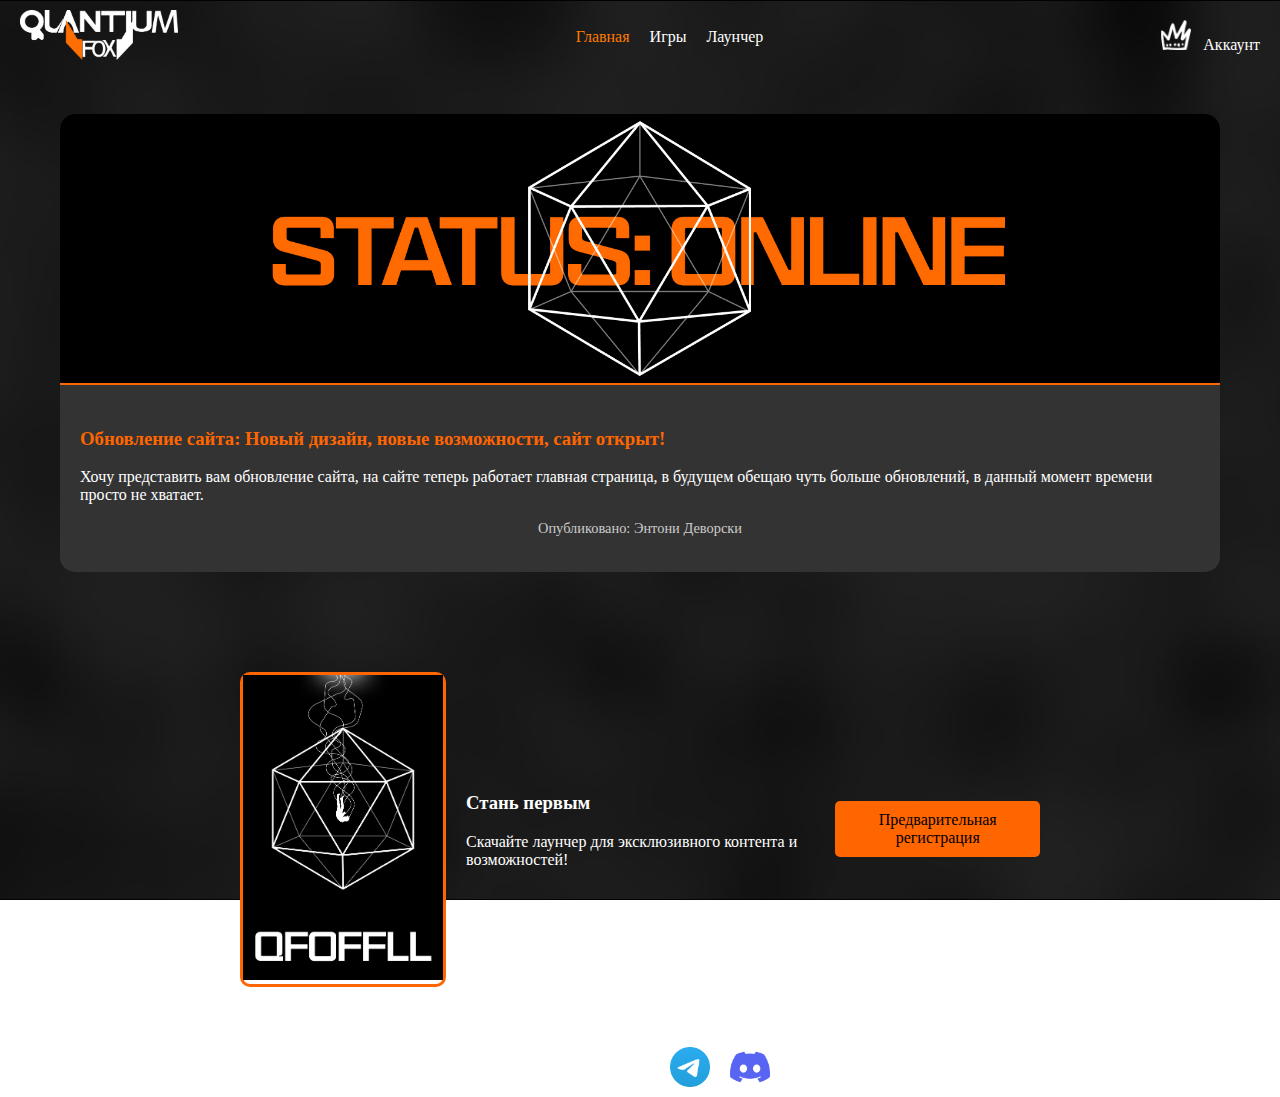
<file: index.html>
<!DOCTYPE html>
<html lang="en">
<head>
    <meta charset="UTF-8">
    <meta name="viewport" content="width=device-width, initial-scale=1.0">
    <title>Главная</title>
    <link rel="icon" href="image/icon/corona-ebat.png"/>
    <link rel="stylesheet" href="cssfolder/main.css">
	 <link rel="stylesheet" href="cssfolder/index.css">
	 <script defer src="js/gamburger-mobile.js"></script>
</head>
<body>
    <header>
        <div class="logo">
            <img src="image/logo.png" alt="Quantum Fox">
        </div>
        <nav>
            <ul class="nav-menu">
                <li><a href="index.html" class="active">Главная</a></li>
                <li><a href="games-not.html">Игры</a></li>
                <li><a href="launcher.html">Лаунчер</a></li>
            </ul>
        </nav>
        <nav>
            <div class="account-menu">
                <ul class="nav-menu">
                    <li>
                        <a href="accounts.html">
                            <img src="image/icon/corona-ebat.png" class="account-icon">
                            <span>Аккаунт</span>
                        </a>
                    </li>
                </ul>
            </div>
        </nav>
    </header>
  <main>
    <main>
        <section class="news-section">
            <div class="news-block">
                <div class="image-container">
                    <img src="image/news/status.jpg" alt="Изображение новости">
                </div>
                <div class="text-container">
                    <h3>Обновление сайта: Новый дизайн, новые возможности, сайт открыт!</h3>
                    <div class="news-content">
                        <p>
                            Хочу представить вам обновление сайта, на сайте теперь работает главная страница, в будущем обещаю чуть больше обновлений, в данный момент времени просто не хватает.
                        </p>
                    </div>
                    <p class="author">Опубликовано: Энтони Деворски</p>
                </div>
            </div>
        </section>

        <aside class="launcher-block">
            <div class="launcher-content">
                <div class="launcher-image-container">
                    <img src="image/block/launcher.jpg" alt="Изображение лаунчера" class="launcher-image">
                </div>
                <div class="launcher-text">
                    <h3>Стань первым</h3>
                    <p>Скачайте лаунчер для эксклюзивного контента и возможностей!</p>
                </div>
                <a href="launcher.html" class="download-button">Предварительная регистрация</a>
            </div>
        </aside>

        <!--
        <section class="games-section">
            <h2>Популярная игра</h2>
            <div class="popular-game-block">
                <div class="game-info">
                    <img src="image/block/test.png" alt="Популярная игра" class="popular-game-image">
                    <p>Испытайте невероятные приключения в нашей самой популярной игре!</p>
                    <a href="popular-game-page.html" class="game-link">Узнать больше</a>
                </div>
                <div class="all-games-link">
                    <a href="games.html">Посмотреть все наши игры</a>
                </div>
            </div>
        </section>
        -->
    </main>
</main>
    <footer>
        <div class="social-media-links">
            <p>&copy; 2024 Quantum Fox</p>
            <a href="https://t.me/quantum_fox_community" target="_blank">
                <img src="image/icon/telegram.png" alt="Telegram" class="social-icon">
            </a>
            <a href="https://discord.com" target="_blank">
                <img src="image/icon/discord.png" alt="Discord" class="social-icon">
            </a>
            <!-- Добавьте больше ссылок по мере необходимости -->
        </div>
    </footer>
</body>
</html>
</file>
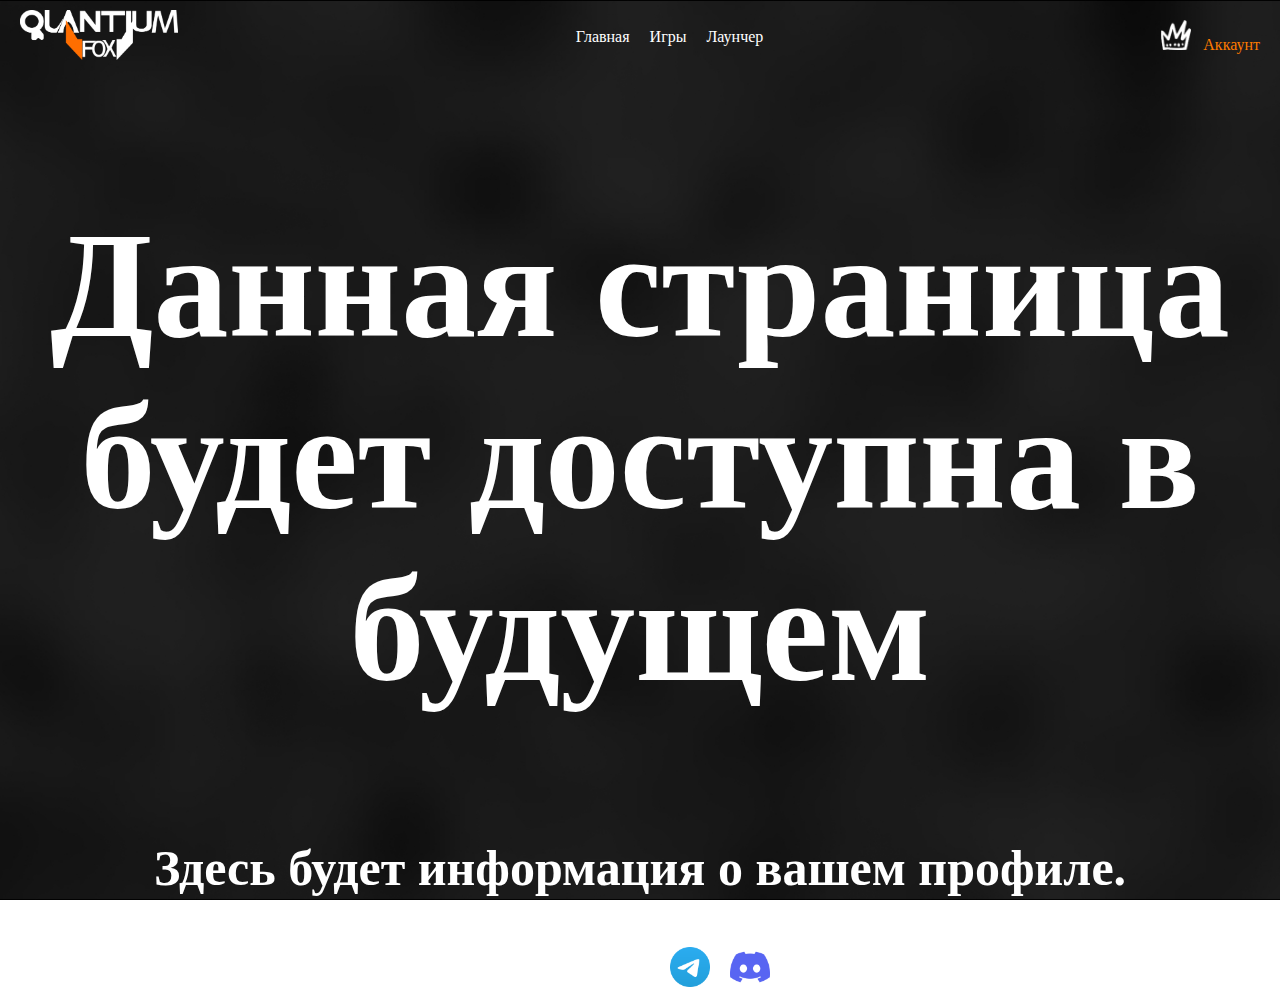
<file: accounts.html>
<!DOCTYPE html>
<html lang="en">
<head>
    <meta charset="UTF-8">
    <meta name="viewport" content="width=device-width, initial-scale=1.0">
    <title>Лаунчер</title>
    <link rel="icon" href="image/icon/gav-gav.png"/>
    <link rel="stylesheet" href="cssfolder/main.css">
	<link rel="stylesheet" href="cssfolder/accounts.css">
</head>
<body>
    <header>
        <div class="logo">
            <img src="image/logo.png" alt="Quantum Fox">
        </div>
        <nav>
            <ul class="nav-menu">
                <li><a href="index.html">Главная</a></li>
                <li><a href="games-not.html">Игры</a></li>
                <li><a href="launcher.html">Лаунчер</a></li>
            </ul>
        </nav>
        <nav>
            <div class="account-menu">
                <ul class="nav-menu">
                    <li>
                        <a href="accounts.html" class="active">
                            <img src="image/icon/corona-ebat.png" class="account-icon">
                            <span>Аккаунт</span>
                        </a>
                    </li>
                </ul>
            </div>
        </nav>
    </header>
  <main>
    <h2>Данная страница будет доступна в будущем</h2>
    <h3>Здесь будет информация о вашем профиле.</h3>
</main>
<footer>
  <div class="social-media-links">
    <p>&copy; 2024 Quantum Fox</p>
    <a href="https://t.me/quantum_fox_community" target="_blank">
        <img src="image/icon/telegram.png" alt="Telegram" class="social-icon">
    </a>
    <a href="https://discord.com" target="_blank">
        <img src="image/icon/discord.png" alt="Discord" class="social-icon">
    </a>
  </div>
</footer>
</body>
</html>
</file>
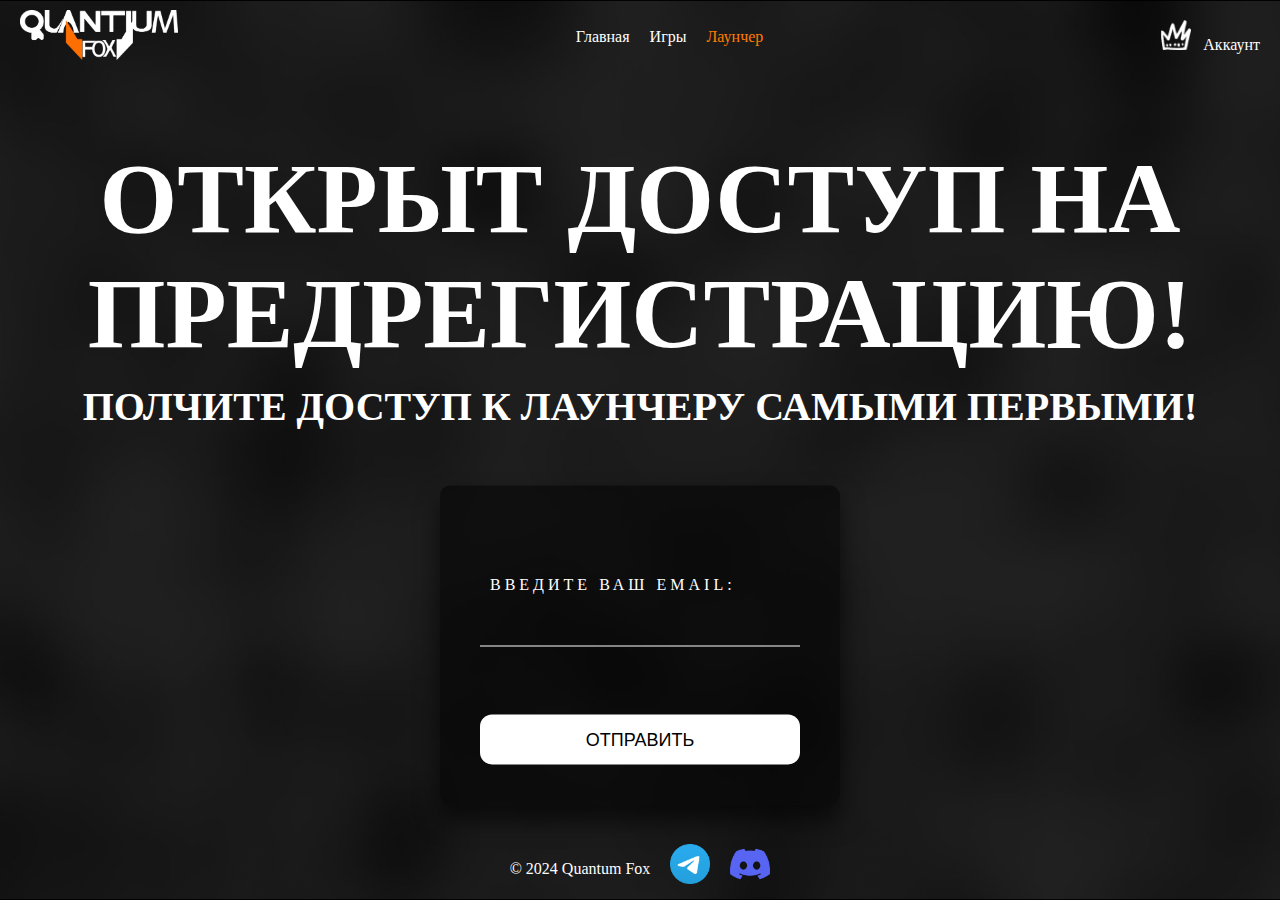
<file: launcher.html>
<!DOCTYPE html>
<html lang="en">
<head>
  <meta charset="UTF-8">
  <meta name="viewport" content="width=device-width, initial-scale=1.0">
  <title>Лаунчер</title>
  <link rel="icon" href="image/icon/gav-gav.png"/>
  <link rel="stylesheet" href="cssfolder/main.css">
	<link rel="stylesheet" href="cssfolder/launcher.css">
  	 <script defer src="js/gamburger-mobile.js"></script>
</head>
<body>
  <header>
    <div class="logo">
        <img src="image/logo.png" alt="Quantum Fox">
    </div>
    <nav>
        <ul class="nav-menu">
            <li><a href="index.html">Главная</a></li>
            <li><a href="games-not.html">Игры</a></li>
            <li><a href="launcher.html" class="active">Лаунчер</a></li>
        </ul>
    </nav>
    <nav>
        <div class="account-menu">
            <ul class="nav-menu">
                <li>
                    <a href="accounts.html">
                        <img src="image/icon/corona-ebat.png" class="account-icon">
                        <span>Аккаунт</span>
                    </a>
                </li>
            </ul>
        </div>
    </nav>
</header>
  <main>
    <h1>ОТКРЫТ ДОСТУП НА ПРЕДРЕГИСТРАЦИЮ!</h1>
    <h3>ПОЛЧИТЕ ДОСТУП К ЛАУНЧЕРУ САМЫМИ ПЕРВЫМИ!</h3>
    <div class="login-box">
      <form id="customForm"> 
        <div class="user-box">
          <a for="email">ВВЕДИТЕ ВАШ EMAIL:</a>
          <input type="email" id="email" name="user_email" required>
          <button type="submit" class="submit">ОТПРАВИТЬ</button>
        </div>
      </form>
    </div>
    <script>
      document.getElementById('customForm').addEventListener('submit', function(event) {
      event.preventDefault(); // Предотвращаем стандартную отправку формы

      const email = document.getElementById('email').value;

      // Сюда вставьте идентификатор поля из вашей Google Forms
      const googleFormUrl = 'https://docs.google.com/forms/d/e/1FAIpQLScHxneDl-RBymKNYlo-8VggCQTGWwfBNLfY9rv7GqoHwCNqWg/formResponse';
      const googleFormEmailEntry = 'entry.986790122'; // Замените на фактический идентификатор вашего поля

      const formData = new FormData();
      formData.append(googleFormEmailEntry, email);

      fetch(googleFormUrl, {
          method: 'POST',
          mode: 'no-cors',
          body: formData
      }).then(() => {
          alert('Спасибо за предрегистрацию!');
      }).catch((error) => {
          console.error('Error:', error);
      });
  });
  </script>
</main>
<footer>
  <div class="social-media-links">
      <p>&copy; 2024 Quantum Fox</p>
      <a href="https://t.me/quantum_fox_community" target="_blank">
          <img src="image/icon/telegram.png" alt="Telegram" class="social-icon">
      </a>
      <a href="https://discord.com" target="_blank">
          <img src="image/icon/discord.png" alt="Discord" class="social-icon">
      </a>
      <!-- Добавьте больше ссылок по мере необходимости -->
  </div>
</footer>
</body>
</html>
</file>
<file: cssfolder/main.css>
body {
    font-family: 'whitney-2', 'Geometria Light';
    margin: 0;
    padding: 0;
    min-height: 100vh;
    background-size: cover;
    background-position: center;
    background-repeat: no-repeat;
    background-attachment: fixed;
    background-image: url(../image/background/bg2.jpg);
  }

  ::-webkit-scrollbar {
    display: none;
  }

  header {
    font-family: 'whitney-2', 'Video';
    display: flex;
    justify-content: space-between;
    align-items: center;
    padding: 10px 20px;
    color: white;
}

.logo img {
    height: 50px;
}

nav ul {
    list-style: none;
    display: flex;
    margin: 0;
    padding: 0;
}

nav ul li {
    margin-left: 20px;
}

nav ul li a {
    color: white;
    text-decoration: none;
    font-size: 16px;
    transition: color 0.3s;
}

nav ul li a.active {
    color: #ff7b00; /* Цвет активной ссылки */
}

nav ul li a:hover {
    color: #ddd;
}

.account-menu {
    position: relative;
}

.account-button {
    display: flex;
    align-items: center;
    background: none;
    border: none;
    cursor: pointer;
    color: white;
    font-size: 16px;
    padding: 0;
}

.account-icon {
    width: 30px;
    height: 30px;
    margin-right: 8px;
}

/* Медиазапросы для мобильных устройств */
@media (max-width: 768px) {
    nav ul {
        display: none; /* Скрываем стандартное меню */
        flex-direction: column;
        position: absolute;
        top: 60px;
        right: 10px;
        background-color: #333;
        border-radius: 5px;
        padding: 10px;
    }

    nav ul li {
        margin: 10px 0;
    }

    .burger-menu {
        display: flex; /* Показываем бургер-меню */
    }
}

p {
    color: white;
    display: flex;
    justify-content: center;
    gap: 20px;
  }

.footer {
    background-color: #333;
    padding: 20px 0;
    text-align: center;
}

.social-media-links {
    display: flex;
    justify-content: center;
    gap: 20px;
}

.social-icon {
    width: 40px;
    height: 40px;
    transition: transform 0.3s ease;
}

.social-icon:hover {
    transform: scale(1.1);
}
</file>
<file: cssfolder/index.css>
main {
    flex: 1;
    width: 100%;
    padding: 0 20px;
    box-sizing: border-box;
}

h2 {
    color: white;
}

.news-section {
    color: #fff;
    padding: 40px 20px;
    margin-bottom: 20px;
}

.news-block {
    max-width: 1200px;
    margin: 0 auto;
    display: flex;
    flex-direction: column;
    background-color: #333;
    border-radius: 15px;
    overflow: hidden;
}

.image-container img {
    width: 100%;
    height: auto;
    border-bottom: 2px solid #ff6600;
}

.text-container {
    padding: 20px;
}

.text-container h3 {
    color: #ff6600;
}

.author {
    color: #ccc;
    font-size: 0.9em;
    margin-top: 10px;
}

.launcher-block {
    background-color: transparent;
    color: #fff;
    padding: 40px 20px;
    margin-bottom: 20px;
    text-align: center;
}

.launcher-content {
    max-width: 800px;
    margin: 0 auto;
    display: flex;
    align-items: center;
    justify-content: space-between;
}

.launcher-image-container {
    border: 3px solid #ff6600;
    border-radius: 10px;
}

.launcher-image {
    width: 200px;
    height: auto;
}

.launcher-text {
    flex-grow: 1;
    text-align: left;
    padding: 0 20px;
}

.download-button {
    padding: 10px 20px;
    background-color: #ff6600;
    color: #000;
    text-decoration: none;
    border-radius: 5px;
    transition: background-color 0.3s ease, color 0.3s ease;
}

.download-button:hover {
    background-color: #000;
    color: #ff6600;
}

.games-section {
    background-color: transparent;
    padding: 40px 20px;
    text-align: center;
    margin-bottom: 20px;
}

.popular-game-block {
    max-width: 600px;
    margin: 0 auto;
    background-color: transparent;
    border-radius: 15px;
    padding: 20px;
}

.game-info {
    margin-bottom: 15px;
}

.popular-game-image {
    width: 200px;
    height: auto;
    border-radius: 15px;
    margin-bottom: 10px;
}

.game-link {
    background-color: #000;
    color: #ff6600;
    padding: 10px 20px;
    border-radius: 5px;
    text-decoration: none;
    transition: background-color 0.3s ease;
}

.game-link:hover {
    background-color: #ff6600;
    color: #000;
}

.all-games-link a {
    color: #ff6600;
    text-decoration: none;
}

.all-games-link a:hover {
    text-decoration: underline;
}

.footer {
    background-color: #000;
    padding: 20px 0;
    text-align: center;
}

.social-media-links {
    display: flex;
    justify-content: center;
    gap: 20px;
}

.social-icon {
    width: 40px;
    height: 40px;
    transition: transform 0.3s ease;
}

.social-icon:hover {
    transform: scale(1.1);
}

@media (max-width: 900px) {
    .launcher-content {
        flex-direction: column;
        align-items: center;
    }

    .launcher-image-container {
        margin-bottom: 10px;
    }
}
</file>
<file: cssfolder/accounts.css>
h2 {
    font-size: 150px;
    color: white;
    text-align: center;
}

h3 {
    font-size: 50px;
    color: white;
    text-align: center;
}

.account-menu {
    position: relative;
}

.account-button {
    background: none;
    border: none;
    cursor: pointer;
    padding: 0;
}

.account-icon {
    width: 30px;
    height: 30px;
}

.slide-menu {
    position: fixed;
    top: 0;
    right: -250px;
    width: 250px;
    height: 100%;
    background-color: #444;
    color: #fff;
    padding-top: 60px;
    transition: right 0.3s;
    z-index: 1000;
}

.slide-menu a {
    display: block;
    color: #fff;
    padding: 10px 20px;
    text-decoration: none;
}

.slide-menu a:hover {
    background-color: #555;
}
</file>
<file: cssfolder/launcher.css>
h1 {
  font-size: 100px;
  text-align: center;
  color: white;
}

h3 {
  position: relative;
  bottom: 55px;
  font-size: 40px;
  text-align: center;
  color: white;
}

.login-box {
    position: relative;
    top: 120px;
    left: 50%;
    width: 400px;
    padding: 40px;
    transform: translate(-50%, -50%);
    background: rgba(0,0,0,.5);
    box-sizing: border-box;
    box-shadow: 0 15px 25px rgba(0,0,0,.6);
    border-radius: 10px;
  }

  .login-box .user-box {
    position: relative;
  }
  
  .login-box .user-box input {
    width: 100%;
    padding: 10px 0;
    font-size: 16px;
    color: #fff;
    margin-bottom: 30px;
    border: none;
    border-bottom: 1px solid #fff;
    outline: none;
    background: transparent;
  }
  .login-box .user-box label {
    position: absolute;
    top:0;
    left: 0;
    padding: 0px 0;
    font-size: 16px;
    color: #fff;
    pointer-events: none;
    transition: .5s;
  }
  
  .login-box .user-box input:focus ~ label,
  .login-box .user-box input:valid ~ label {
    top: 0px;
    left: 0;
    color: #ffffff;
    font-size: 12px;
  }
  
  .login-box form a {
    position: relative;
    display: inline-block;
    padding: 10px;
    color: #ffffff;
    font-size: 16px;
    text-transform: uppercase;
    overflow: hidden;
    transition: .5s;
    margin-top: 40px;
    letter-spacing: 4px
  }

  .submit {
    background-color: rgb(255, 255, 255);
    border-radius: 12px;
    border: 0;
    box-sizing: border-box;
    color: #000000;
    cursor: pointer;
    font-size: 18px;
    height: 50px;
    margin-top: 38px;
    outline: 0;
    text-align: center;
    width: 100%;
  }
  
  .submit:active {
    background-color: rgb(255, 174, 0);
  }
</file>
